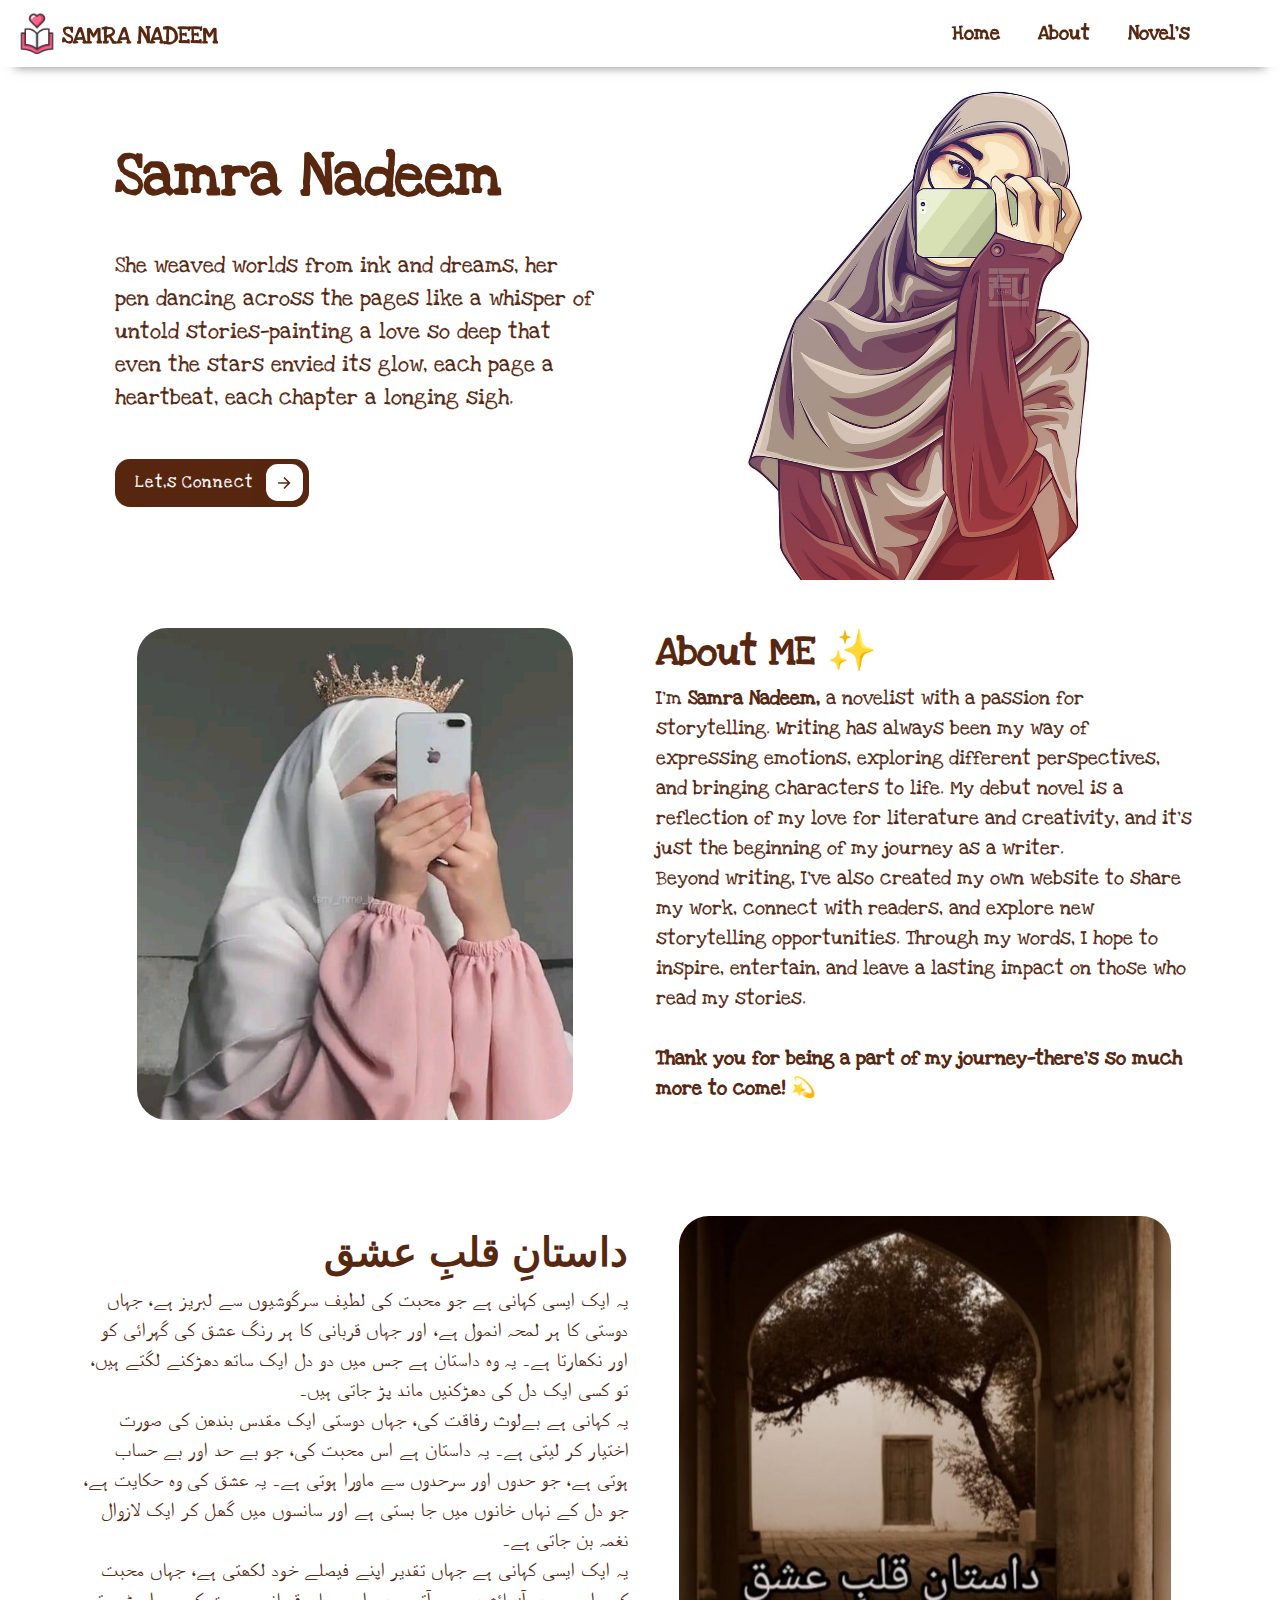
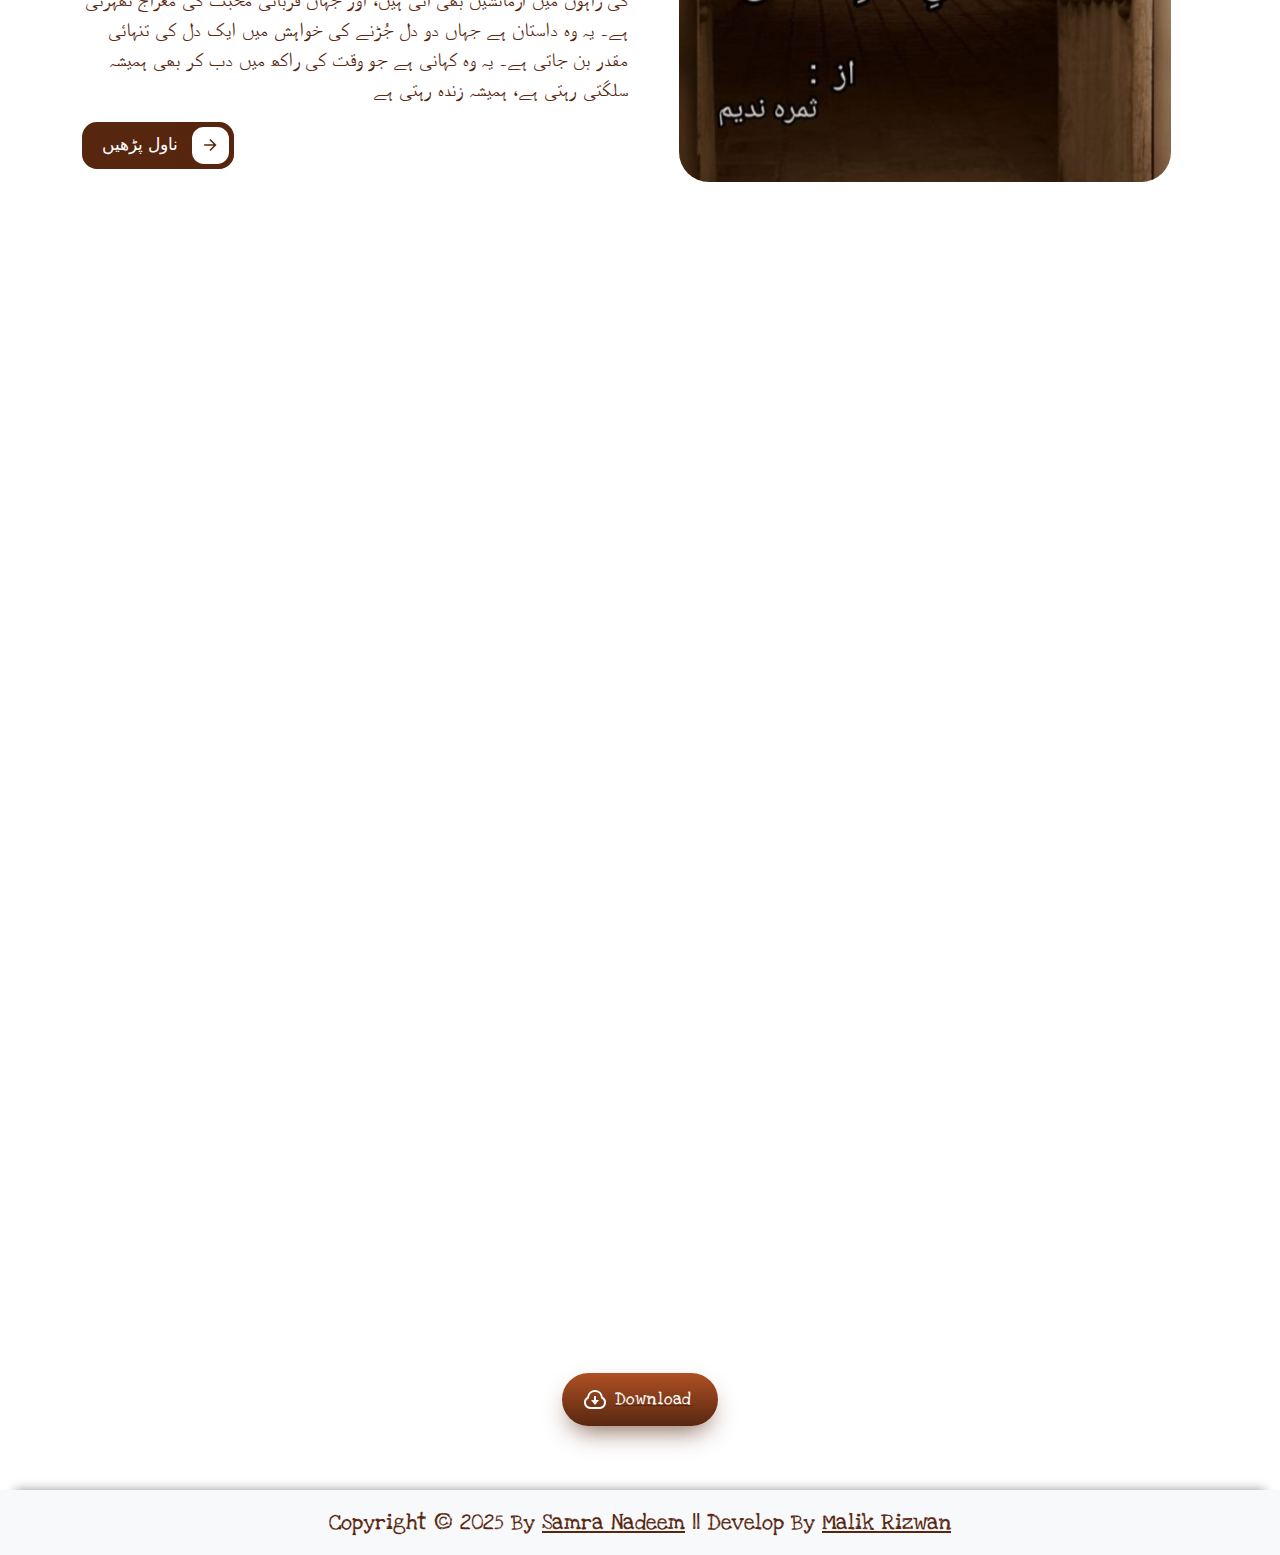
<file: index.html>
<!DOCTYPE html>
<html lang="en">

<head>
  <meta charset="UTF-8">
  <meta name="viewport" content="width=device-width, initial-scale=1.0">
  <title>Samra Nadeem</title>
  <link rel="icon" type="image/x-icon" href="/img/book_5792288.png">
  <link href="https://cdn.jsdelivr.net/npm/bootstrap@5.3.3/dist/css/bootstrap.min.css" rel="stylesheet"
    integrity="sha384-QWTKZyjpPEjISv5WaRU9OFeRpok6YctnYmDr5pNlyT2bRjXh0JMhjY6hW+ALEwIH" crossorigin="anonymous">
  <script src="https://cdn.jsdelivr.net/npm/bootstrap@5.3.3/dist/js/bootstrap.bundle.min.js"
    integrity="sha384-YvpcrYf0tY3lHB60NNkmXc5s9fDVZLESaAA55NDzOxhy9GkcIdslK1eN7N6jIeHz"
    crossorigin="anonymous"></script>

  <link rel="stylesheet" href="style.css">
  <link rel="preconnect" href="https://fonts.googleapis.com">
  <link rel="preconnect" href="https://fonts.gstatic.com" crossorigin>
  <link
    href="https://fonts.googleapis.com/css2?family=David+Libre:wght@400;500;700&family=Inter:ital,opsz,wght@0,14..32,100..900;1,14..32,100..900&family=Love+Ya+Like+A+Sister&family=Plus+Jakarta+Sans:ital,wght@0,200..800;1,200..800&display=swap"
    rel="stylesheet">
</head>


<body>
  <nav class="navbar navbar-expand-md sticky-top">
    <div class="container-fluid">
      <a class="navbar-brand d-flex align-items-end" href="#">
        <img src="img/book_5792288.png" width="50px" alt=""> SAMRA NADEEM
      </a>
      <button class="navbar-toggler" type="button" data-bs-toggle="collapse" data-bs-target="#navbarNavAltMarkup"
        aria-controls="navbarNavAltMarkup" aria-expanded="false" aria-label="Toggle navigation">
        <span class="navbar-toggler-icon"></span>
      </button>
      <div class="collapse navbar-collapse justify-content-end pe-5" id="navbarNavAltMarkup">
        <div class="navbar-nav">
          <a class="nav-link active" aria-current="page" href="#hero">Home</a>
          <a class="nav-link" href="#about">About</a>
          <a class="nav-link" href="#novels">Novel's</a>
        </div>
      </div>
    </div>
  </nav>
  <section class="container-fluid container-lg hero" id="hero">
    <div class="">
      <div class="row d-flex flex-column-reverse flex-md-row">
        <div class="col-12 col-md-6 hero-data">
          <h2>
            Samra Nadeem
          </h2>
          <p>
            She weaved worlds from ink and dreams, her pen dancing across the pages like a whisper of untold
            stories—painting a love so deep that even the stars envied its glow, each page a heartbeat, each chapter a
            longing sigh.
          </p>
          <a href="https://www.instagram.com/samranadeem_official?igsh=d202dnN3azFuOWMz">
            <button class="cssbuttons-io-button">
              Let,s Connect
              <div class="icon">
                <svg height="24" width="24" viewBox="0 0 24 24" xmlns="http://www.w3.org/2000/svg">
                  <path d="M0 0h24v24H0z" fill="none"></path>
                  <path d="M16.172 11l-5.364-5.364 1.414-1.414L20 12l-7.778 7.778-1.414-1.414L16.172 13H4v-2z"
                    fill="currentColor"></path>
                </svg>
              </div>
            </button>
          </a>
        </div>
        <div class="col-12 col-md-6 text-center">
          <img src="img/hero sec2.jpg" width="80%" alt="">
        </div>
      </div>
    </div>
  </section>

  <div class="about container-fluid container-lg py-3 py-md-5" id="about">
    <div class="row">
      <div class="col-12 col-md-6 text-center">
        <img src="img/about.jpeg" alt="">
      </div>
      <div class="col-12 col-md-6 d-flex flex-column justify-content-center px-3">
        <h3>
          About ME &#10024;
        </h3>
        <p>I'm <b> Samra Nadeem,</b> a novelist with a passion for storytelling. Writing has always been my way of
          expressing
          emotions, exploring different perspectives, and bringing characters to life. My debut novel is a reflection of
          my love for literature and creativity, and it's just the beginning of my journey as a writer.
          <br>
          Beyond writing, I’ve also created my own website to share my work, connect with readers, and explore new
          storytelling opportunities. Through my words, I hope to inspire, entertain, and leave a lasting impact on
          those who read my stories.
          <br>
          <br>
          <b>
            Thank you for being a part of my journey—there’s so much more to come! 💫</b>
        </p>
      </div>
    </div>
  </div>
  <div class="container-fluid container-lg py-3 py-md-5 novels" id="novels">
    <div class="novel">
      <div class="row d-flex flex-column-reverse flex-md-row">
        <div class="col-12 col-md-6 text-end d-flex flex-column justify-content-center ">
          <h3>داستانِ قلبِ عشق</h3>
          <p>

            یہ ایک ایسی کہانی ہے جو محبت کی لطیف سرگوشیوں سے لبریز ہے، جہاں دوستی کا ہر لمحہ انمول ہے، اور جہاں قربانی
            کا ہر رنگ عشق کی گہرائی کو اور نکھارتا ہے۔ یہ وہ داستان ہے جس میں دو دل ایک ساتھ دھڑکنے لگتے ہیں، تو کسی ایک
            دل کی دھڑکنیں ماند پڑ جاتی ہیں۔
            <br>
            یہ کہانی ہے بےلوث رفاقت کی، جہاں دوستی ایک مقدس بندھن کی صورت اختیار کر لیتی ہے۔ یہ داستان ہے اس محبت کی، جو
            بے حد اور بے حساب ہوتی ہے، جو حدوں اور سرحدوں سے ماورا ہوتی ہے۔ یہ عشق کی وہ حکایت ہے، جو دل کے نہاں خانوں
            میں جا بستی ہے اور سانسوں میں گھل کر ایک لازوال نغمہ بن جاتی ہے۔
            <br>
            یہ ایک ایسی کہانی ہے جہاں تقدیر اپنے فیصلے خود لکھتی ہے، جہاں محبت کی راہوں میں آزمائشیں بھی آتی ہیں، اور
            جہاں قربانی محبت کی معراج ٹھہرتی ہے۔ یہ وہ داستان ہے جہاں دو دل جُڑنے کی خواہش میں ایک دل کی تنہائی مقدر بن
            جاتی ہے۔ یہ وہ کہانی ہے جو وقت کی راکھ میں دب کر بھی ہمیشہ سلگتی رہتی ہے، ہمیشہ زندہ رہتی ہے
          </p>
          <a href="#novel1" class="">
            <button class="cssbuttons-io-button">
              <div class="icon">
                <svg height="24" width="24" viewBox="0 0 24 24" xmlns="http://www.w3.org/2000/svg">
                  <path d="M0 0h24v24H0z" fill="none"></path>
                  <path d="M16.172 11l-5.364-5.364 1.414-1.414L20 12l-7.778 7.778-1.414-1.414L16.172 13H4v-2z"
                    fill="currentColor"></path>
                </svg>
              </div>
              ناول پڑھیں
            </button>
          </a>
        </div>
        <div class="col-12 col-md-6  text-center">
          <img src="/img/novel1.jpg" alt="">
        </div>

      </div>
    </div>
  </div>


  <section class="container-fluid container-lg novel1 text-center pb-5 " id="novel1" >
    <iframe class="pdf"
        src="https://drive.google.com/file/d/1pfkQuyem9XzbPC809JdVNKX9_Ne6E4vK/preview"
      >
</iframe>

    <!-- From Uiverse.io by adamgiebl -->
    <a href="img/داستانِ قلبِ عشق.pdf">
      <button class="cssbuttons-io-button2 my-3">
        <svg xmlns="http://www.w3.org/2000/svg" viewBox="0 0 24 24" width="24" height="24">
          <path fill="none" d="M0 0h24v24H0z"></path>
          <path fill="currentColor"
            d="M1 14.5a6.496 6.496 0 0 1 3.064-5.519 8.001 8.001 0 0 1 15.872 0 6.5 6.5 0 0 1-2.936 12L7 21c-3.356-.274-6-3.078-6-6.5zm15.848 4.487a4.5 4.5 0 0 0 2.03-8.309l-.807-.503-.12-.942a6.001 6.001 0 0 0-11.903 0l-.12.942-.805.503a4.5 4.5 0 0 0 2.029 8.309l.173.013h9.35l.173-.013zM13 12h3l-4 5-4-5h3V8h2v4z">
          </path>
        </svg>
        <span>Download</span>
      </button>
    </a>
  </section>

  <footer class="bg-body-tertiary text-center py-3">
      Copyright &#169; 2025 By <a href="https://www.instagram.com/samranadeem_official?igsh=d202dnN3azFuOWMz">Samra Nadeem</a> || Develop By <a href="https://malik-rizwan0.github.io/Portfolio-Website/">Malik Rizwan</a>
  </footer>
</body>

</html>
</file>
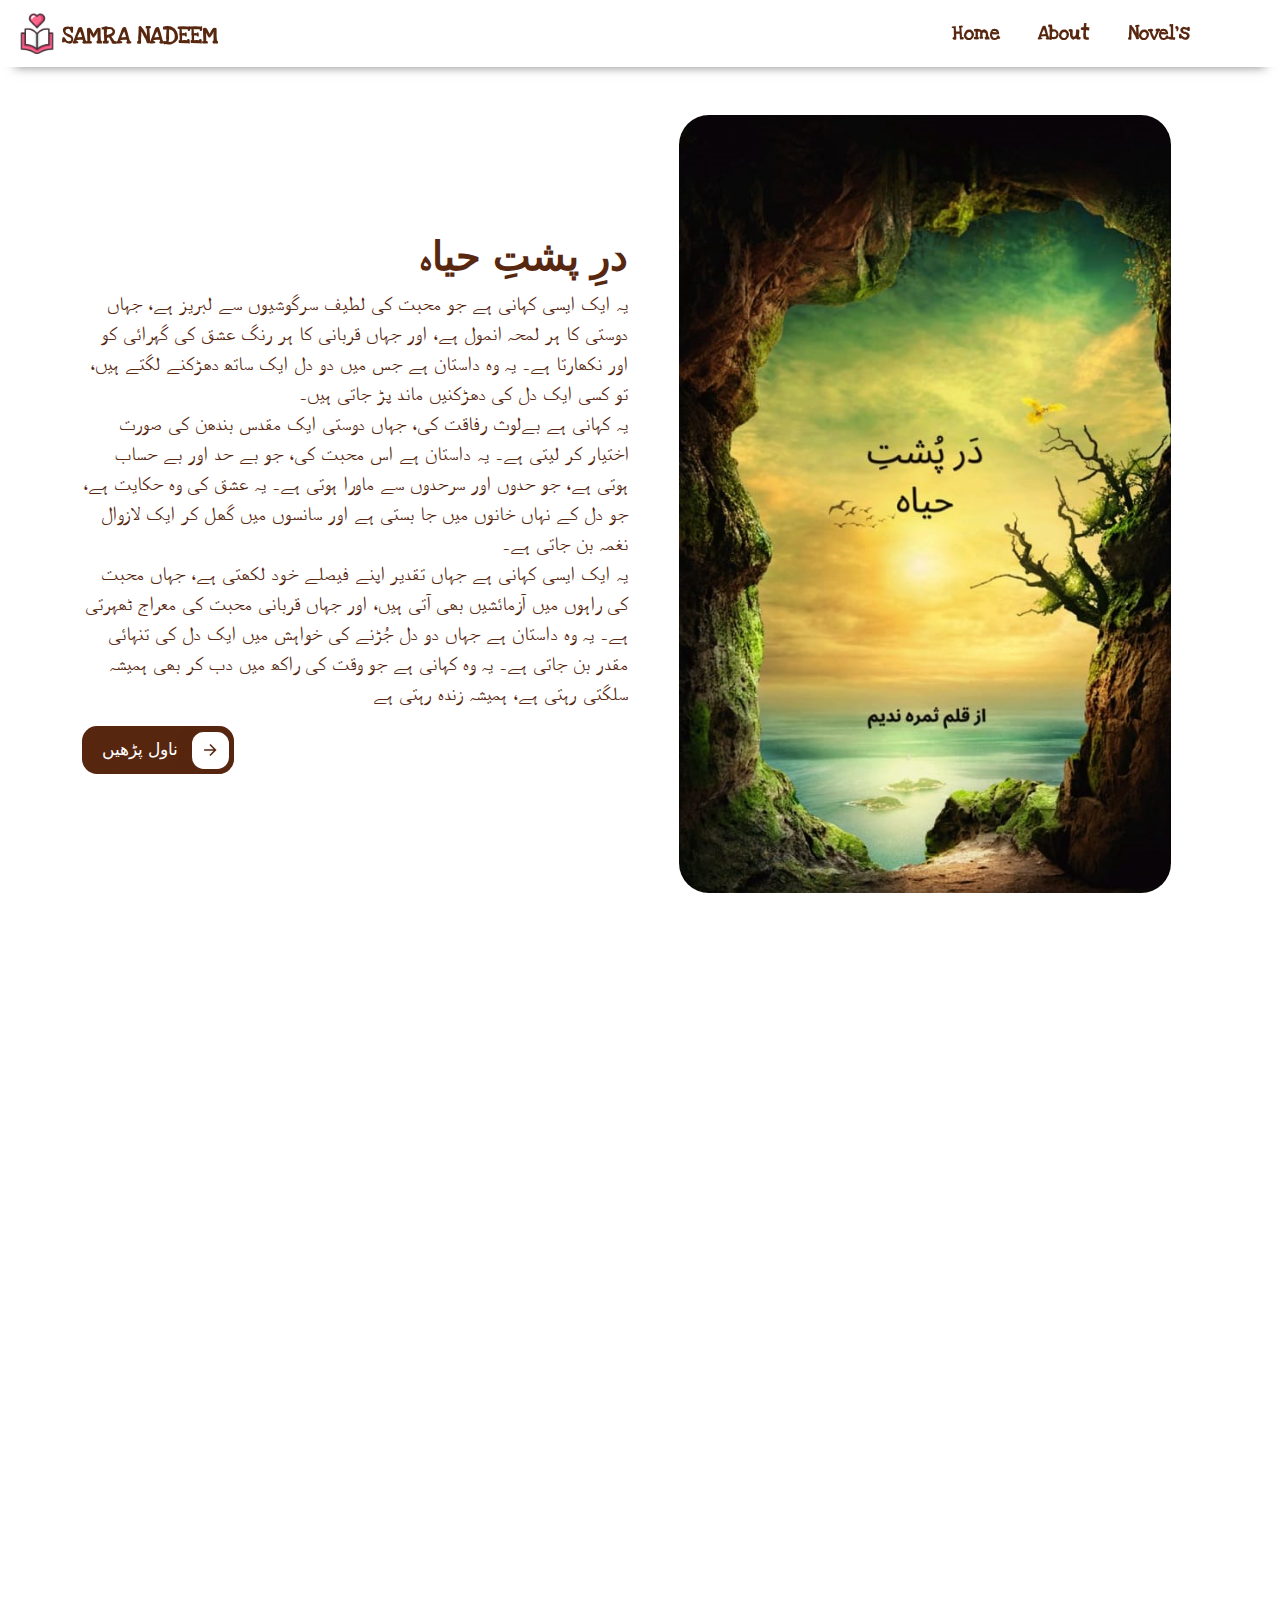
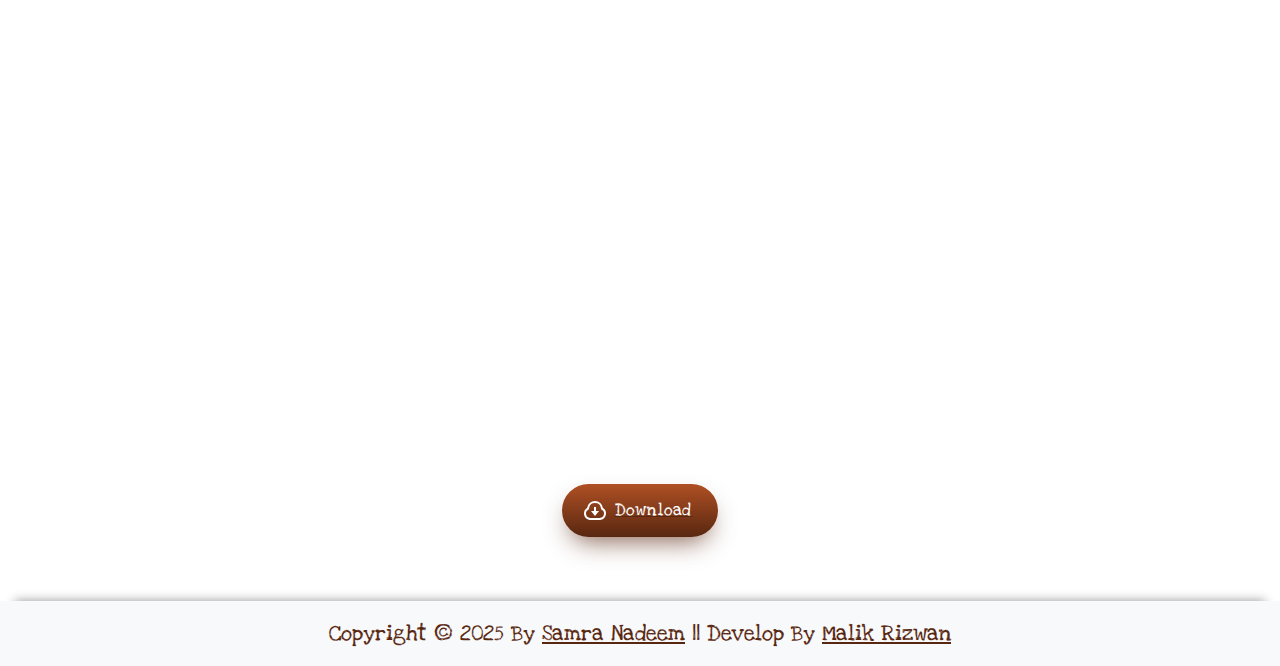
<file: Dar-e-Pusht.html>
<!DOCTYPE html>
<html lang="en">

<head>
  <meta charset="UTF-8">
  <meta name="viewport" content="width=device-width, initial-scale=1.0">
  <title>Samra Nadeem</title>
  <link rel="icon" type="image/x-icon" href="/img/book_5792288.png">
  <link href="https://cdn.jsdelivr.net/npm/bootstrap@5.3.3/dist/css/bootstrap.min.css" rel="stylesheet"
    integrity="sha384-QWTKZyjpPEjISv5WaRU9OFeRpok6YctnYmDr5pNlyT2bRjXh0JMhjY6hW+ALEwIH" crossorigin="anonymous">
  <script src="https://cdn.jsdelivr.net/npm/bootstrap@5.3.3/dist/js/bootstrap.bundle.min.js"
    integrity="sha384-YvpcrYf0tY3lHB60NNkmXc5s9fDVZLESaAA55NDzOxhy9GkcIdslK1eN7N6jIeHz"
    crossorigin="anonymous"></script>

  <link rel="stylesheet" href="style.css">
  <link rel="preconnect" href="https://fonts.googleapis.com">
  <link rel="preconnect" href="https://fonts.gstatic.com" crossorigin>
  <link
    href="https://fonts.googleapis.com/css2?family=David+Libre:wght@400;500;700&family=Inter:ital,opsz,wght@0,14..32,100..900;1,14..32,100..900&family=Love+Ya+Like+A+Sister&family=Plus+Jakarta+Sans:ital,wght@0,200..800;1,200..800&display=swap"
    rel="stylesheet">
</head>

<body>
  <nav class="navbar navbar-expand-md sticky-top">
    <div class="container-fluid">
      <a class="navbar-brand d-flex align-items-end" href="#">
        <img src="img/book_5792288.png" width="50px" alt=""> SAMRA NADEEM
      </a>
      <button class="navbar-toggler" type="button" data-bs-toggle="collapse" data-bs-target="#navbarNavAltMarkup"
        aria-controls="navbarNavAltMarkup" aria-expanded="false" aria-label="Toggle navigation">
        <span class="navbar-toggler-icon"></span>
      </button>
      <div class="collapse navbar-collapse justify-content-end pe-5" id="navbarNavAltMarkup">
        <div class="navbar-nav">
          <a class="nav-link active" aria-current="page" href="#hero">Home</a>
          <a class="nav-link" href="#about">About</a>
          <a class="nav-link" href="#novels">Novel's</a>
        </div>
      </div>
    </div>
  </nav>
  <div class="container-fluid container-lg py-3 py-md-5 novels" id="novels">
    <div class="novel">
      <div class="row d-flex flex-column-reverse flex-md-row">
        <div class="col-12 col-md-6 text-end d-flex flex-column justify-content-center ">
          <h3>درِ پشتِ حیاہ</h3>
          <p>

            یہ ایک ایسی کہانی ہے جو محبت کی لطیف سرگوشیوں سے لبریز ہے، جہاں دوستی کا ہر لمحہ انمول ہے، اور جہاں قربانی
            کا ہر رنگ عشق کی گہرائی کو اور نکھارتا ہے۔ یہ وہ داستان ہے جس میں دو دل ایک ساتھ دھڑکنے لگتے ہیں، تو کسی ایک
            دل کی دھڑکنیں ماند پڑ جاتی ہیں۔
            <br>
            یہ کہانی ہے بےلوث رفاقت کی، جہاں دوستی ایک مقدس بندھن کی صورت اختیار کر لیتی ہے۔ یہ داستان ہے اس محبت کی، جو
            بے حد اور بے حساب ہوتی ہے، جو حدوں اور سرحدوں سے ماورا ہوتی ہے۔ یہ عشق کی وہ حکایت ہے، جو دل کے نہاں خانوں
            میں جا بستی ہے اور سانسوں میں گھل کر ایک لازوال نغمہ بن جاتی ہے۔
            <br>
            یہ ایک ایسی کہانی ہے جہاں تقدیر اپنے فیصلے خود لکھتی ہے، جہاں محبت کی راہوں میں آزمائشیں بھی آتی ہیں، اور
            جہاں قربانی محبت کی معراج ٹھہرتی ہے۔ یہ وہ داستان ہے جہاں دو دل جُڑنے کی خواہش میں ایک دل کی تنہائی مقدر بن
            جاتی ہے۔ یہ وہ کہانی ہے جو وقت کی راکھ میں دب کر بھی ہمیشہ سلگتی رہتی ہے، ہمیشہ زندہ رہتی ہے
          </p>
          <a href="#novel1" class="">
            <button class="cssbuttons-io-button">
              <div class="icon">
                <svg height="24" width="24" viewBox="0 0 24 24" xmlns="http://www.w3.org/2000/svg">
                  <path d="M0 0h24v24H0z" fill="none"></path>
                  <path d="M16.172 11l-5.364-5.364 1.414-1.414L20 12l-7.778 7.778-1.414-1.414L16.172 13H4v-2z"
                    fill="currentColor"></path>
                </svg>
              </div>
              ناول پڑھیں
            </button>
          </a>
        </div>
        <div class="col-12 col-md-6  text-center">
          <img src="img/dar-push haya.jpg" alt="">
        </div>

      </div>
    </div>
  </div>


  <section class="container-fluid container-lg novel1 text-center pb-5 " id="novel1">
    <iframe class="pdf" src="/img/Dar pusht e haya .pdf#toolbar=0&navpanes=0&scrollbar=0">
    </iframe>

    <a href="img/Dar pusht e haya .pdf">
      <button class="cssbuttons-io-button2 my-3">
        <svg xmlns="http://www.w3.org/2000/svg" viewBox="0 0 24 24" width="24" height="24">
          <path fill="none" d="M0 0h24v24H0z"></path>
          <path fill="currentColor"
            d="M1 14.5a6.496 6.496 0 0 1 3.064-5.519 8.001 8.001 0 0 1 15.872 0 6.5 6.5 0 0 1-2.936 12L7 21c-3.356-.274-6-3.078-6-6.5zm15.848 4.487a4.5 4.5 0 0 0 2.03-8.309l-.807-.503-.12-.942a6.001 6.001 0 0 0-11.903 0l-.12.942-.805.503a4.5 4.5 0 0 0 2.029 8.309l.173.013h9.35l.173-.013zM13 12h3l-4 5-4-5h3V8h2v4z">
          </path>
        </svg>
        <span>Download</span>
      </button>
    </a>
  </section>
  <footer class="bg-body-tertiary text-center py-3">
    Copyright &#169; 2025 By <a href="https://www.instagram.com/samranadeem_official?igsh=d202dnN3azFuOWMz">Samra
      Nadeem</a> || Develop By <a href="https://malik-rizwan0.github.io/Portfolio-Website/">Malik Rizwan</a>
  </footer>
</body>

</html>
</file>
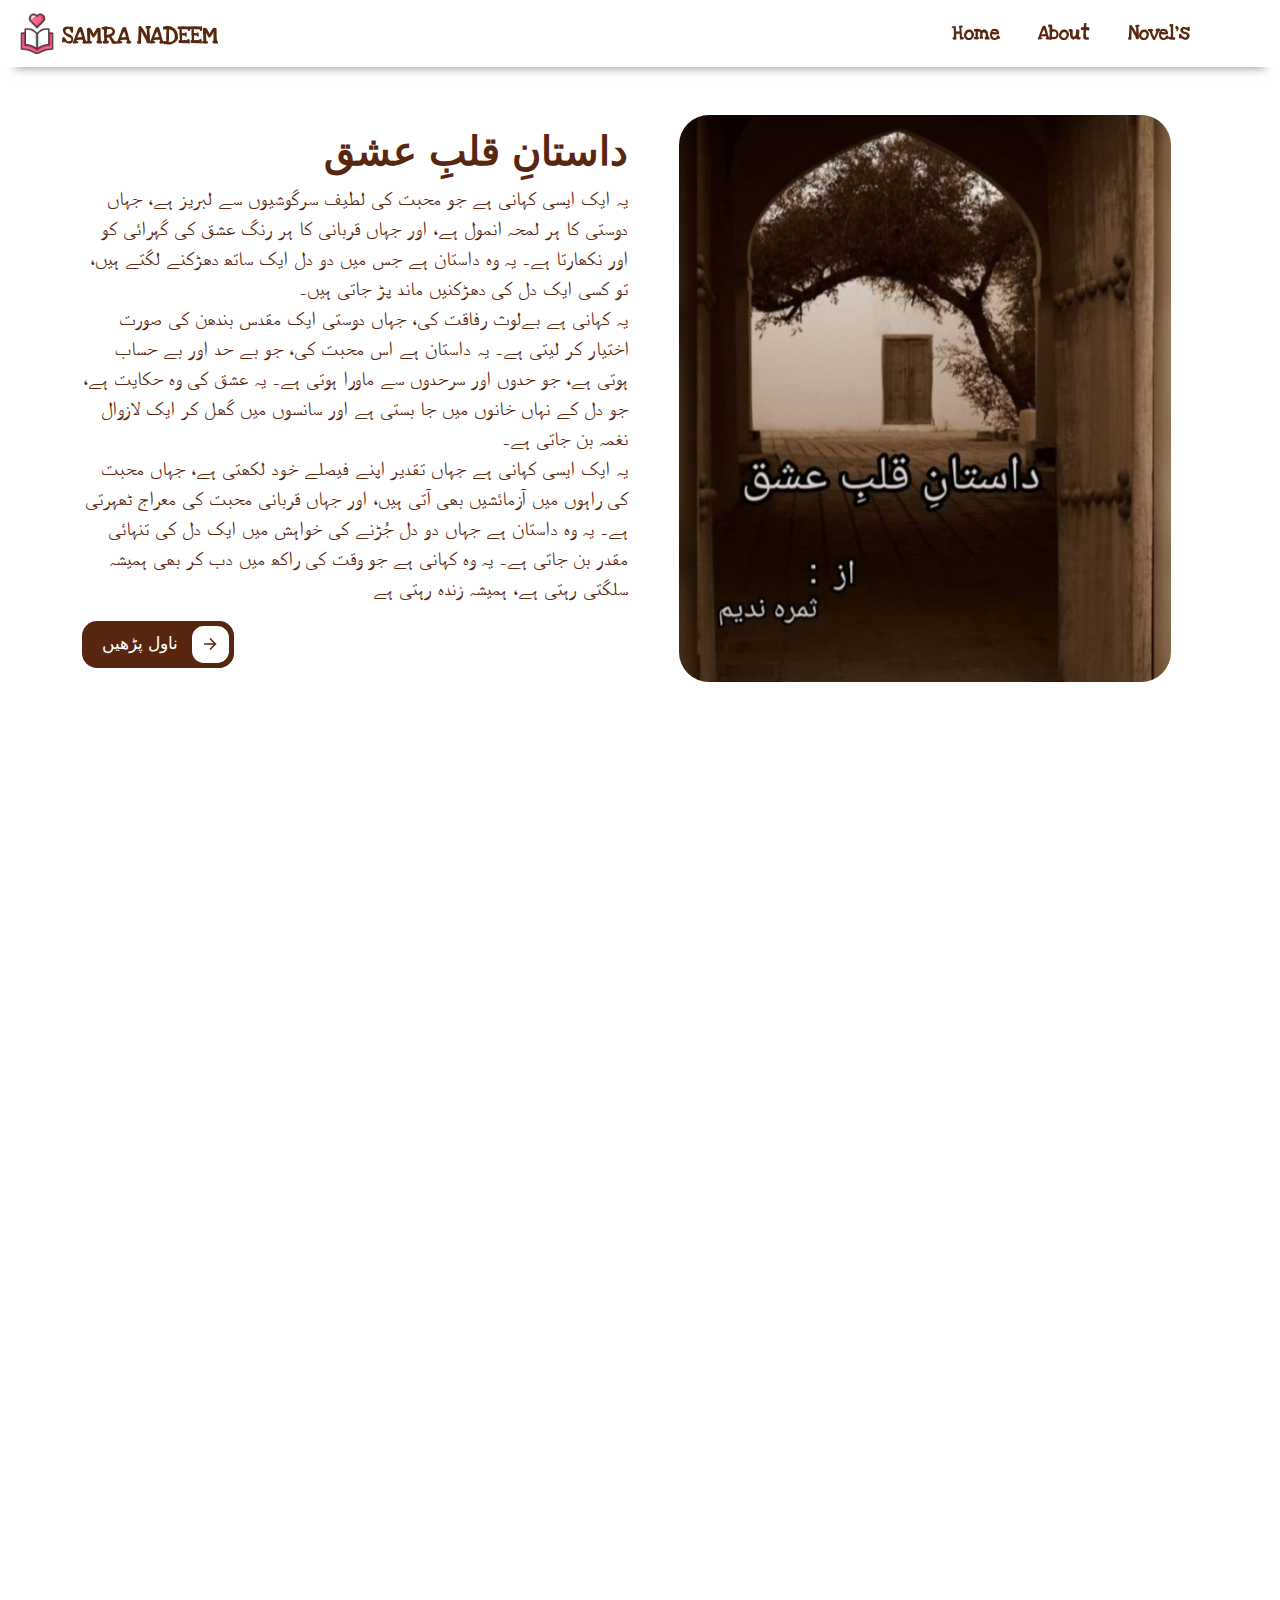
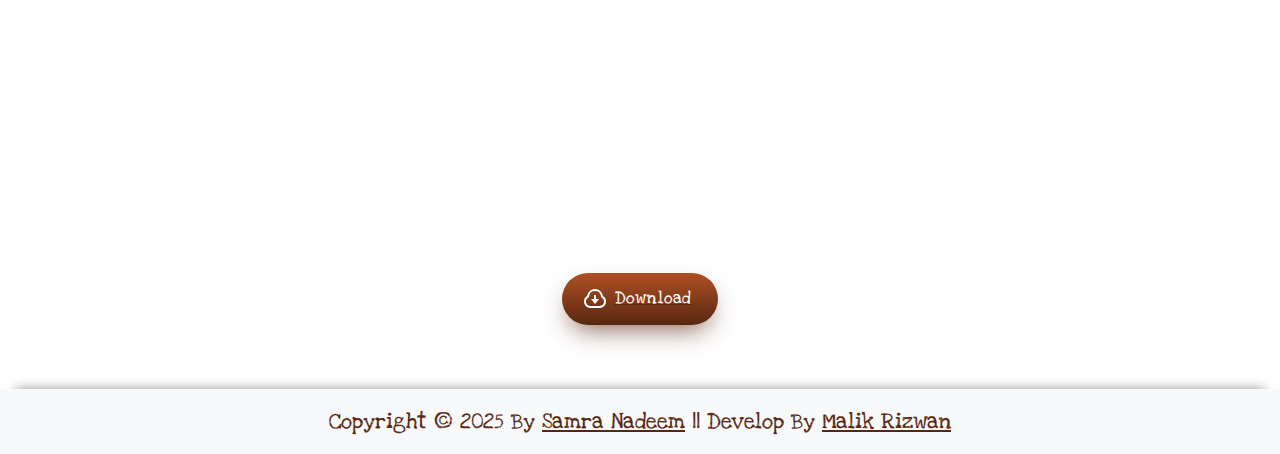
<file: Dastan-e_Ishq.html>
<!DOCTYPE html>
<html lang="en">

<head>
  <meta charset="UTF-8">
  <meta name="viewport" content="width=device-width, initial-scale=1.0">
  <title>Samra Nadeem</title>
  <link rel="icon" type="image/x-icon" href="/img/book_5792288.png">
  <link href="https://cdn.jsdelivr.net/npm/bootstrap@5.3.3/dist/css/bootstrap.min.css" rel="stylesheet"
    integrity="sha384-QWTKZyjpPEjISv5WaRU9OFeRpok6YctnYmDr5pNlyT2bRjXh0JMhjY6hW+ALEwIH" crossorigin="anonymous">
  <script src="https://cdn.jsdelivr.net/npm/bootstrap@5.3.3/dist/js/bootstrap.bundle.min.js"
    integrity="sha384-YvpcrYf0tY3lHB60NNkmXc5s9fDVZLESaAA55NDzOxhy9GkcIdslK1eN7N6jIeHz"
    crossorigin="anonymous"></script>

  <link rel="stylesheet" href="style.css">
  <link rel="preconnect" href="https://fonts.googleapis.com">
  <link rel="preconnect" href="https://fonts.gstatic.com" crossorigin>
  <link
    href="https://fonts.googleapis.com/css2?family=David+Libre:wght@400;500;700&family=Inter:ital,opsz,wght@0,14..32,100..900;1,14..32,100..900&family=Love+Ya+Like+A+Sister&family=Plus+Jakarta+Sans:ital,wght@0,200..800;1,200..800&display=swap"
    rel="stylesheet">
</head>

<body>
  <nav class="navbar navbar-expand-md sticky-top">
    <div class="container-fluid">
      <a class="navbar-brand d-flex align-items-end" href="#">
        <img src="img/book_5792288.png" width="50px" alt=""> SAMRA NADEEM
      </a>
      <button class="navbar-toggler" type="button" data-bs-toggle="collapse" data-bs-target="#navbarNavAltMarkup"
        aria-controls="navbarNavAltMarkup" aria-expanded="false" aria-label="Toggle navigation">
        <span class="navbar-toggler-icon"></span>
      </button>
      <div class="collapse navbar-collapse justify-content-end pe-5" id="navbarNavAltMarkup">
        <div class="navbar-nav">
          <a class="nav-link active" aria-current="page" href="#hero">Home</a>
          <a class="nav-link" href="#about">About</a>
          <a class="nav-link" href="#novels">Novel's</a>
        </div>
      </div>
    </div>
  </nav>
  <div class="container-fluid container-lg py-3 py-md-5 novels" id="novels">
    <div class="novel">
      <div class="row d-flex flex-column-reverse flex-md-row">
        <div class="col-12 col-md-6 text-end d-flex flex-column justify-content-center ">
          <h3>داستانِ قلبِ عشق</h3>
          <p>

            یہ ایک ایسی کہانی ہے جو محبت کی لطیف سرگوشیوں سے لبریز ہے، جہاں دوستی کا ہر لمحہ انمول ہے، اور جہاں قربانی
            کا ہر رنگ عشق کی گہرائی کو اور نکھارتا ہے۔ یہ وہ داستان ہے جس میں دو دل ایک ساتھ دھڑکنے لگتے ہیں، تو کسی ایک
            دل کی دھڑکنیں ماند پڑ جاتی ہیں۔
            <br>
            یہ کہانی ہے بےلوث رفاقت کی، جہاں دوستی ایک مقدس بندھن کی صورت اختیار کر لیتی ہے۔ یہ داستان ہے اس محبت کی، جو
            بے حد اور بے حساب ہوتی ہے، جو حدوں اور سرحدوں سے ماورا ہوتی ہے۔ یہ عشق کی وہ حکایت ہے، جو دل کے نہاں خانوں
            میں جا بستی ہے اور سانسوں میں گھل کر ایک لازوال نغمہ بن جاتی ہے۔
            <br>
            یہ ایک ایسی کہانی ہے جہاں تقدیر اپنے فیصلے خود لکھتی ہے، جہاں محبت کی راہوں میں آزمائشیں بھی آتی ہیں، اور
            جہاں قربانی محبت کی معراج ٹھہرتی ہے۔ یہ وہ داستان ہے جہاں دو دل جُڑنے کی خواہش میں ایک دل کی تنہائی مقدر بن
            جاتی ہے۔ یہ وہ کہانی ہے جو وقت کی راکھ میں دب کر بھی ہمیشہ سلگتی رہتی ہے، ہمیشہ زندہ رہتی ہے
          </p>
          <a href="#novel1" class="">
            <button class="cssbuttons-io-button">
              <div class="icon">
                <svg height="24" width="24" viewBox="0 0 24 24" xmlns="http://www.w3.org/2000/svg">
                  <path d="M0 0h24v24H0z" fill="none"></path>
                  <path d="M16.172 11l-5.364-5.364 1.414-1.414L20 12l-7.778 7.778-1.414-1.414L16.172 13H4v-2z"
                    fill="currentColor"></path>
                </svg>
              </div>
              ناول پڑھیں
            </button>
          </a>
        </div>
        <div class="col-12 col-md-6  text-center">
          <img src="img/novel1.jpg" alt="">
        </div>

      </div>
    </div>
  </div>


  <section class="container-fluid container-lg novel1 text-center pb-5 " id="novel1">
    <iframe class="pdf" src="https://drive.google.com/file/d/1pfkQuyem9XzbPC809JdVNKX9_Ne6E4vK/preview">
    </iframe>

    <a href="img/novel1.pdf">
      <button class="cssbuttons-io-button2 my-3">
        <svg xmlns="http://www.w3.org/2000/svg" viewBox="0 0 24 24" width="24" height="24">
          <path fill="none" d="M0 0h24v24H0z"></path>
          <path fill="currentColor"
            d="M1 14.5a6.496 6.496 0 0 1 3.064-5.519 8.001 8.001 0 0 1 15.872 0 6.5 6.5 0 0 1-2.936 12L7 21c-3.356-.274-6-3.078-6-6.5zm15.848 4.487a4.5 4.5 0 0 0 2.03-8.309l-.807-.503-.12-.942a6.001 6.001 0 0 0-11.903 0l-.12.942-.805.503a4.5 4.5 0 0 0 2.029 8.309l.173.013h9.35l.173-.013zM13 12h3l-4 5-4-5h3V8h2v4z">
          </path>
        </svg>
        <span>Download</span>
      </button>
    </a>
  </section>
  <footer class="bg-body-tertiary text-center py-3">
    Copyright &#169; 2025 By <a href="https://www.instagram.com/samranadeem_official?igsh=d202dnN3azFuOWMz">Samra
      Nadeem</a> || Develop By <a href="https://malik-rizwan0.github.io/Portfolio-Website/">Malik Rizwan</a>
  </footer>

</body>

</html>
</file>
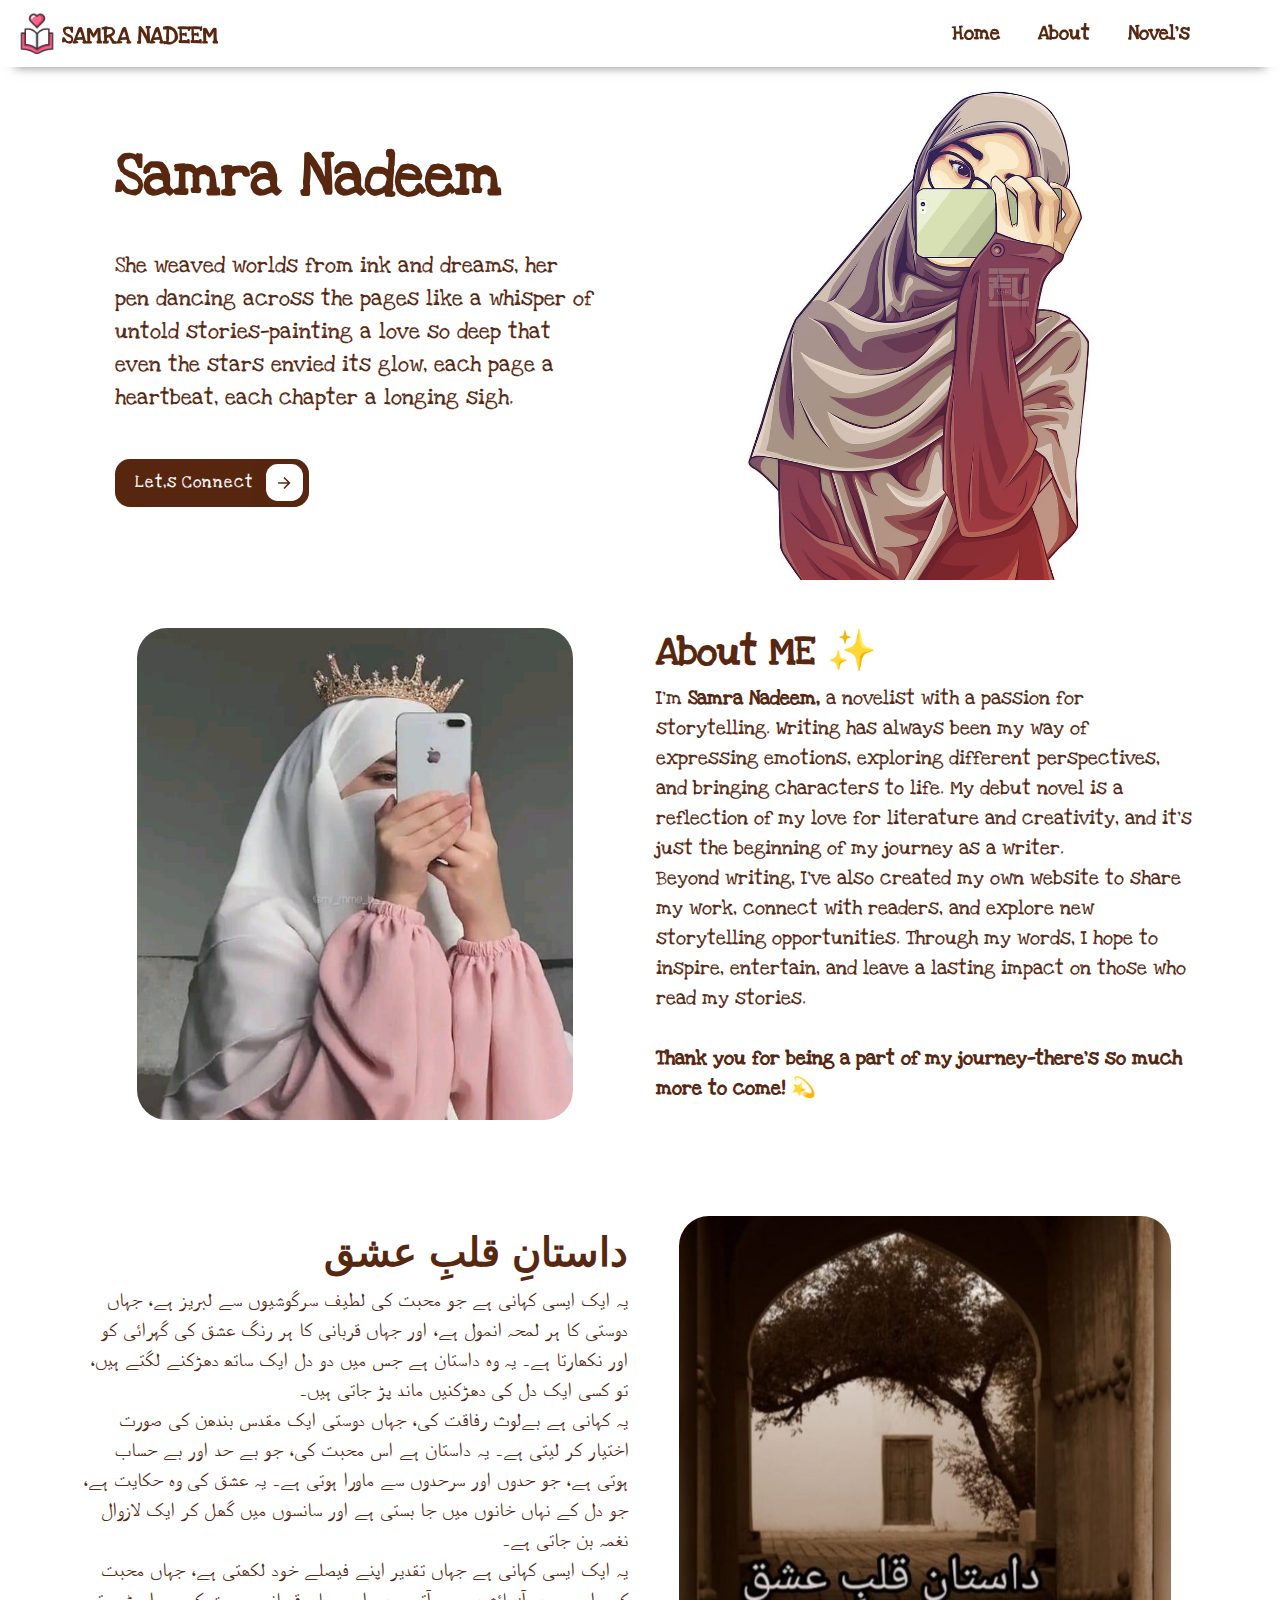
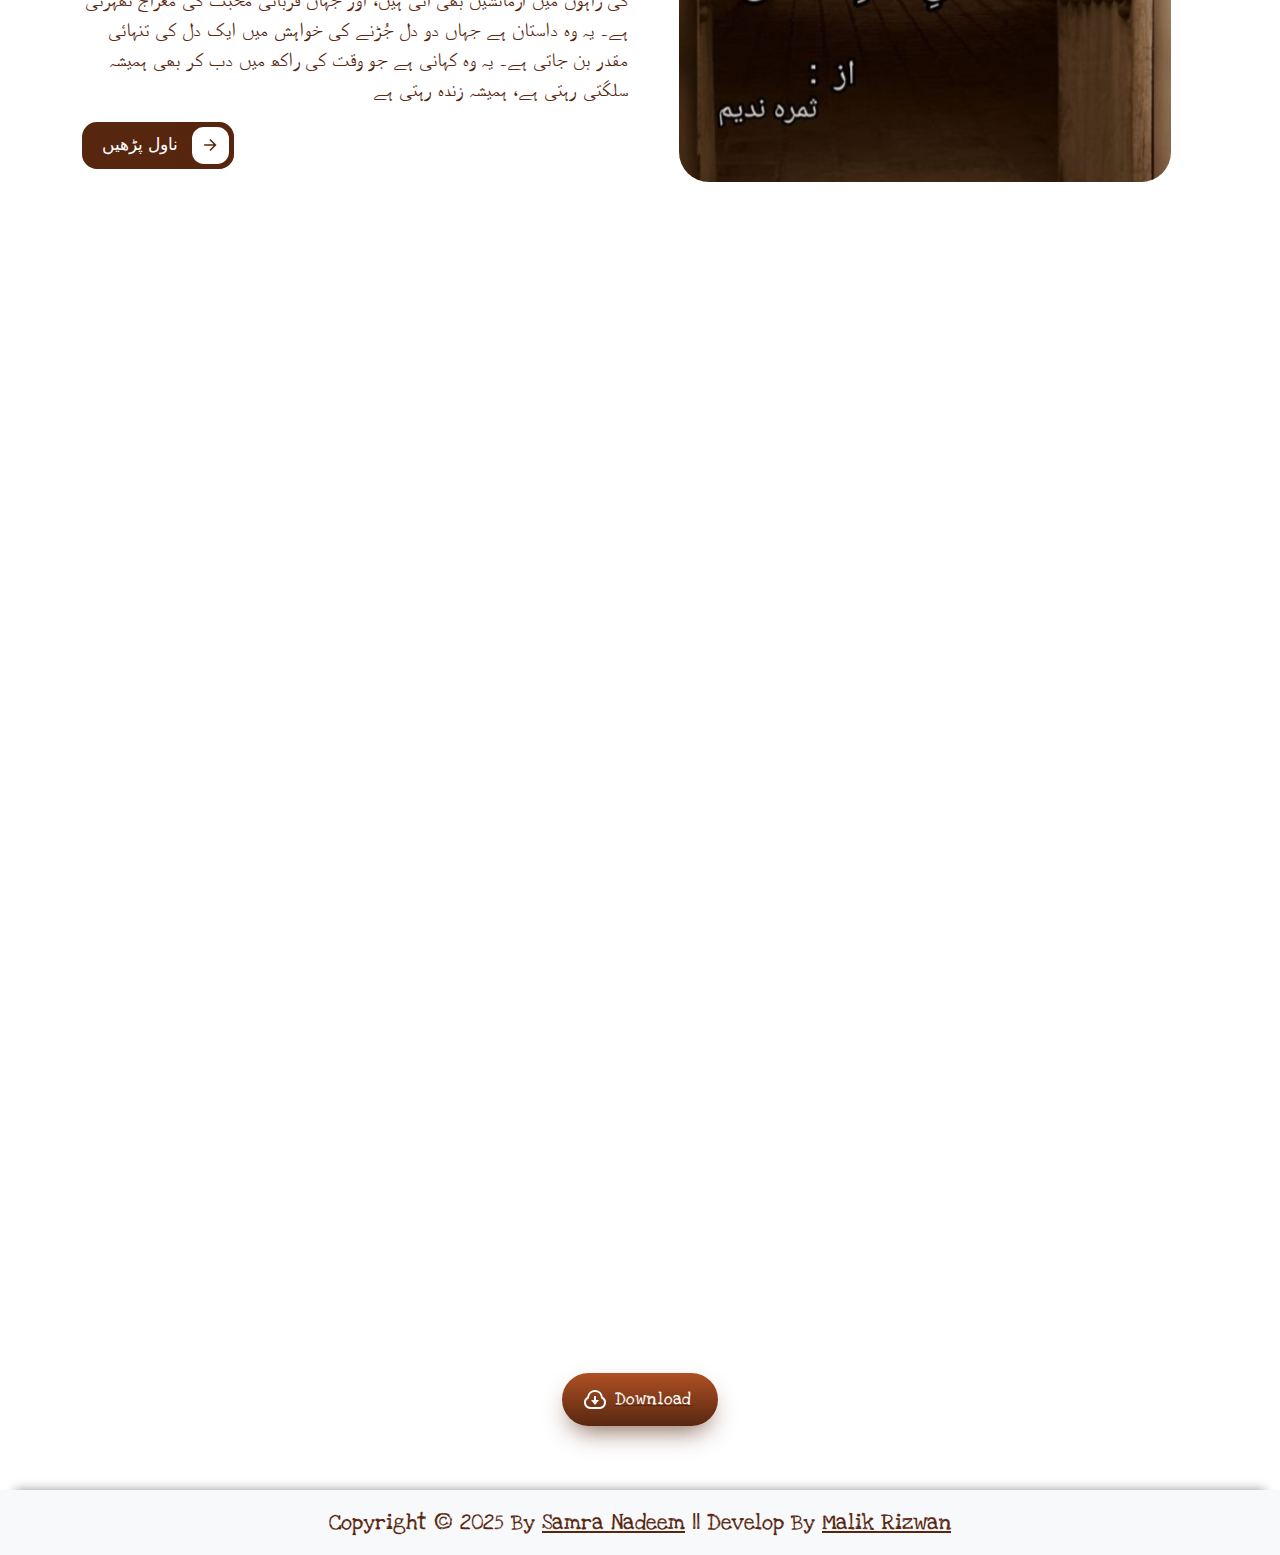
<file: oldindex.html>
<!DOCTYPE html>
<html lang="en">

<head>
  <meta charset="UTF-8">
  <meta name="viewport" content="width=device-width, initial-scale=1.0">
  <title>Samra Nadeem</title>
  <link rel="icon" type="image/x-icon" href="/img/book_5792288.png">
  <link href="https://cdn.jsdelivr.net/npm/bootstrap@5.3.3/dist/css/bootstrap.min.css" rel="stylesheet"
    integrity="sha384-QWTKZyjpPEjISv5WaRU9OFeRpok6YctnYmDr5pNlyT2bRjXh0JMhjY6hW+ALEwIH" crossorigin="anonymous">
  <script src="https://cdn.jsdelivr.net/npm/bootstrap@5.3.3/dist/js/bootstrap.bundle.min.js"
    integrity="sha384-YvpcrYf0tY3lHB60NNkmXc5s9fDVZLESaAA55NDzOxhy9GkcIdslK1eN7N6jIeHz"
    crossorigin="anonymous"></script>

  <link rel="stylesheet" href="style.css">
  <link rel="preconnect" href="https://fonts.googleapis.com">
  <link rel="preconnect" href="https://fonts.gstatic.com" crossorigin>
  <link
    href="https://fonts.googleapis.com/css2?family=David+Libre:wght@400;500;700&family=Inter:ital,opsz,wght@0,14..32,100..900;1,14..32,100..900&family=Love+Ya+Like+A+Sister&family=Plus+Jakarta+Sans:ital,wght@0,200..800;1,200..800&display=swap"
    rel="stylesheet">
</head>


<body>
  <nav class="navbar navbar-expand-md sticky-top">
    <div class="container-fluid">
      <a class="navbar-brand d-flex align-items-end" href="#">
        <img src="img/book_5792288.png" width="50px" alt=""> SAMRA NADEEM
      </a>
      <button class="navbar-toggler" type="button" data-bs-toggle="collapse" data-bs-target="#navbarNavAltMarkup"
        aria-controls="navbarNavAltMarkup" aria-expanded="false" aria-label="Toggle navigation">
        <span class="navbar-toggler-icon"></span>
      </button>
      <div class="collapse navbar-collapse justify-content-end pe-5" id="navbarNavAltMarkup">
        <div class="navbar-nav">
          <a class="nav-link active" aria-current="page" href="#hero">Home</a>
          <a class="nav-link" href="#about">About</a>
          <a class="nav-link" href="#novels">Novel's</a>
        </div>
      </div>
    </div>
  </nav>
  <section class="container-fluid container-lg hero" id="hero">
    <div class="">
      <div class="row d-flex flex-column-reverse flex-md-row">
        <div class="col-12 col-md-6 hero-data">
          <h2>
            Samra Nadeem
          </h2>
          <p>
            She weaved worlds from ink and dreams, her pen dancing across the pages like a whisper of untold
            stories—painting a love so deep that even the stars envied its glow, each page a heartbeat, each chapter a
            longing sigh.
          </p>
          <a href="https://www.instagram.com/samranadeem_official?igsh=d202dnN3azFuOWMz">
            <button class="cssbuttons-io-button">
              Let,s Connect
              <div class="icon">
                <svg height="24" width="24" viewBox="0 0 24 24" xmlns="http://www.w3.org/2000/svg">
                  <path d="M0 0h24v24H0z" fill="none"></path>
                  <path d="M16.172 11l-5.364-5.364 1.414-1.414L20 12l-7.778 7.778-1.414-1.414L16.172 13H4v-2z"
                    fill="currentColor"></path>
                </svg>
              </div>
            </button>
          </a>
        </div>
        <div class="col-12 col-md-6 text-center">
          <img src="img/hero sec2.jpg" width="80%" alt="">
        </div>
      </div>
    </div>
  </section>

  <div class="about container-fluid container-lg py-3 py-md-5" id="about">
    <div class="row">
      <div class="col-12 col-md-6 text-center">
        <img src="img/about.jpeg" alt="">
      </div>
      <div class="col-12 col-md-6 d-flex flex-column justify-content-center px-3">
        <h3>
          About ME &#10024;
        </h3>
        <p>I'm <b> Samra Nadeem,</b> a novelist with a passion for storytelling. Writing has always been my way of
          expressing
          emotions, exploring different perspectives, and bringing characters to life. My debut novel is a reflection of
          my love for literature and creativity, and it's just the beginning of my journey as a writer.
          <br>
          Beyond writing, I’ve also created my own website to share my work, connect with readers, and explore new
          storytelling opportunities. Through my words, I hope to inspire, entertain, and leave a lasting impact on
          those who read my stories.
          <br>
          <br>
          <b>
            Thank you for being a part of my journey—there’s so much more to come! 💫</b>
        </p>
      </div>
    </div>
  </div>
  <div class="container-fluid container-lg py-3 py-md-5 novels" id="novels">
    <div class="novel">
      <div class="row d-flex flex-column-reverse flex-md-row">
        <div class="col-12 col-md-6 text-end d-flex flex-column justify-content-center ">
          <h3>داستانِ قلبِ عشق</h3>
          <p>

            یہ ایک ایسی کہانی ہے جو محبت کی لطیف سرگوشیوں سے لبریز ہے، جہاں دوستی کا ہر لمحہ انمول ہے، اور جہاں قربانی
            کا ہر رنگ عشق کی گہرائی کو اور نکھارتا ہے۔ یہ وہ داستان ہے جس میں دو دل ایک ساتھ دھڑکنے لگتے ہیں، تو کسی ایک
            دل کی دھڑکنیں ماند پڑ جاتی ہیں۔
            <br>
            یہ کہانی ہے بےلوث رفاقت کی، جہاں دوستی ایک مقدس بندھن کی صورت اختیار کر لیتی ہے۔ یہ داستان ہے اس محبت کی، جو
            بے حد اور بے حساب ہوتی ہے، جو حدوں اور سرحدوں سے ماورا ہوتی ہے۔ یہ عشق کی وہ حکایت ہے، جو دل کے نہاں خانوں
            میں جا بستی ہے اور سانسوں میں گھل کر ایک لازوال نغمہ بن جاتی ہے۔
            <br>
            یہ ایک ایسی کہانی ہے جہاں تقدیر اپنے فیصلے خود لکھتی ہے، جہاں محبت کی راہوں میں آزمائشیں بھی آتی ہیں، اور
            جہاں قربانی محبت کی معراج ٹھہرتی ہے۔ یہ وہ داستان ہے جہاں دو دل جُڑنے کی خواہش میں ایک دل کی تنہائی مقدر بن
            جاتی ہے۔ یہ وہ کہانی ہے جو وقت کی راکھ میں دب کر بھی ہمیشہ سلگتی رہتی ہے، ہمیشہ زندہ رہتی ہے
          </p>
          <a href="#novel1" class="">
            <button class="cssbuttons-io-button">
              <div class="icon">
                <svg height="24" width="24" viewBox="0 0 24 24" xmlns="http://www.w3.org/2000/svg">
                  <path d="M0 0h24v24H0z" fill="none"></path>
                  <path d="M16.172 11l-5.364-5.364 1.414-1.414L20 12l-7.778 7.778-1.414-1.414L16.172 13H4v-2z"
                    fill="currentColor"></path>
                </svg>
              </div>
              ناول پڑھیں
            </button>
          </a>
        </div>
        <div class="col-12 col-md-6  text-center">
          <img src="img/novel1.jpg" alt="">
        </div>

      </div>
    </div>
  </div>


  <section class="container-fluid container-lg novel1 text-center pb-5 " id="novel1" >
    <iframe class="pdf"
        src="https://drive.google.com/file/d/1pfkQuyem9XzbPC809JdVNKX9_Ne6E4vK/preview"
      >
</iframe>

    <a href="img/novel1.pdf">
      <button class="cssbuttons-io-button2 my-3">
        <svg xmlns="http://www.w3.org/2000/svg" viewBox="0 0 24 24" width="24" height="24">
          <path fill="none" d="M0 0h24v24H0z"></path>
          <path fill="currentColor"
            d="M1 14.5a6.496 6.496 0 0 1 3.064-5.519 8.001 8.001 0 0 1 15.872 0 6.5 6.5 0 0 1-2.936 12L7 21c-3.356-.274-6-3.078-6-6.5zm15.848 4.487a4.5 4.5 0 0 0 2.03-8.309l-.807-.503-.12-.942a6.001 6.001 0 0 0-11.903 0l-.12.942-.805.503a4.5 4.5 0 0 0 2.029 8.309l.173.013h9.35l.173-.013zM13 12h3l-4 5-4-5h3V8h2v4z">
          </path>
        </svg>
        <span>Download</span>
      </button>
    </a>
  </section>

  <footer class="bg-body-tertiary text-center py-3">
      Copyright &#169; 2025 By <a href="https://www.instagram.com/samranadeem_official?igsh=d202dnN3azFuOWMz">Samra Nadeem</a> || Develop By <a href="https://malik-rizwan0.github.io/Portfolio-Website/">Malik Rizwan</a>
  </footer>
</body>

</html>
</file>
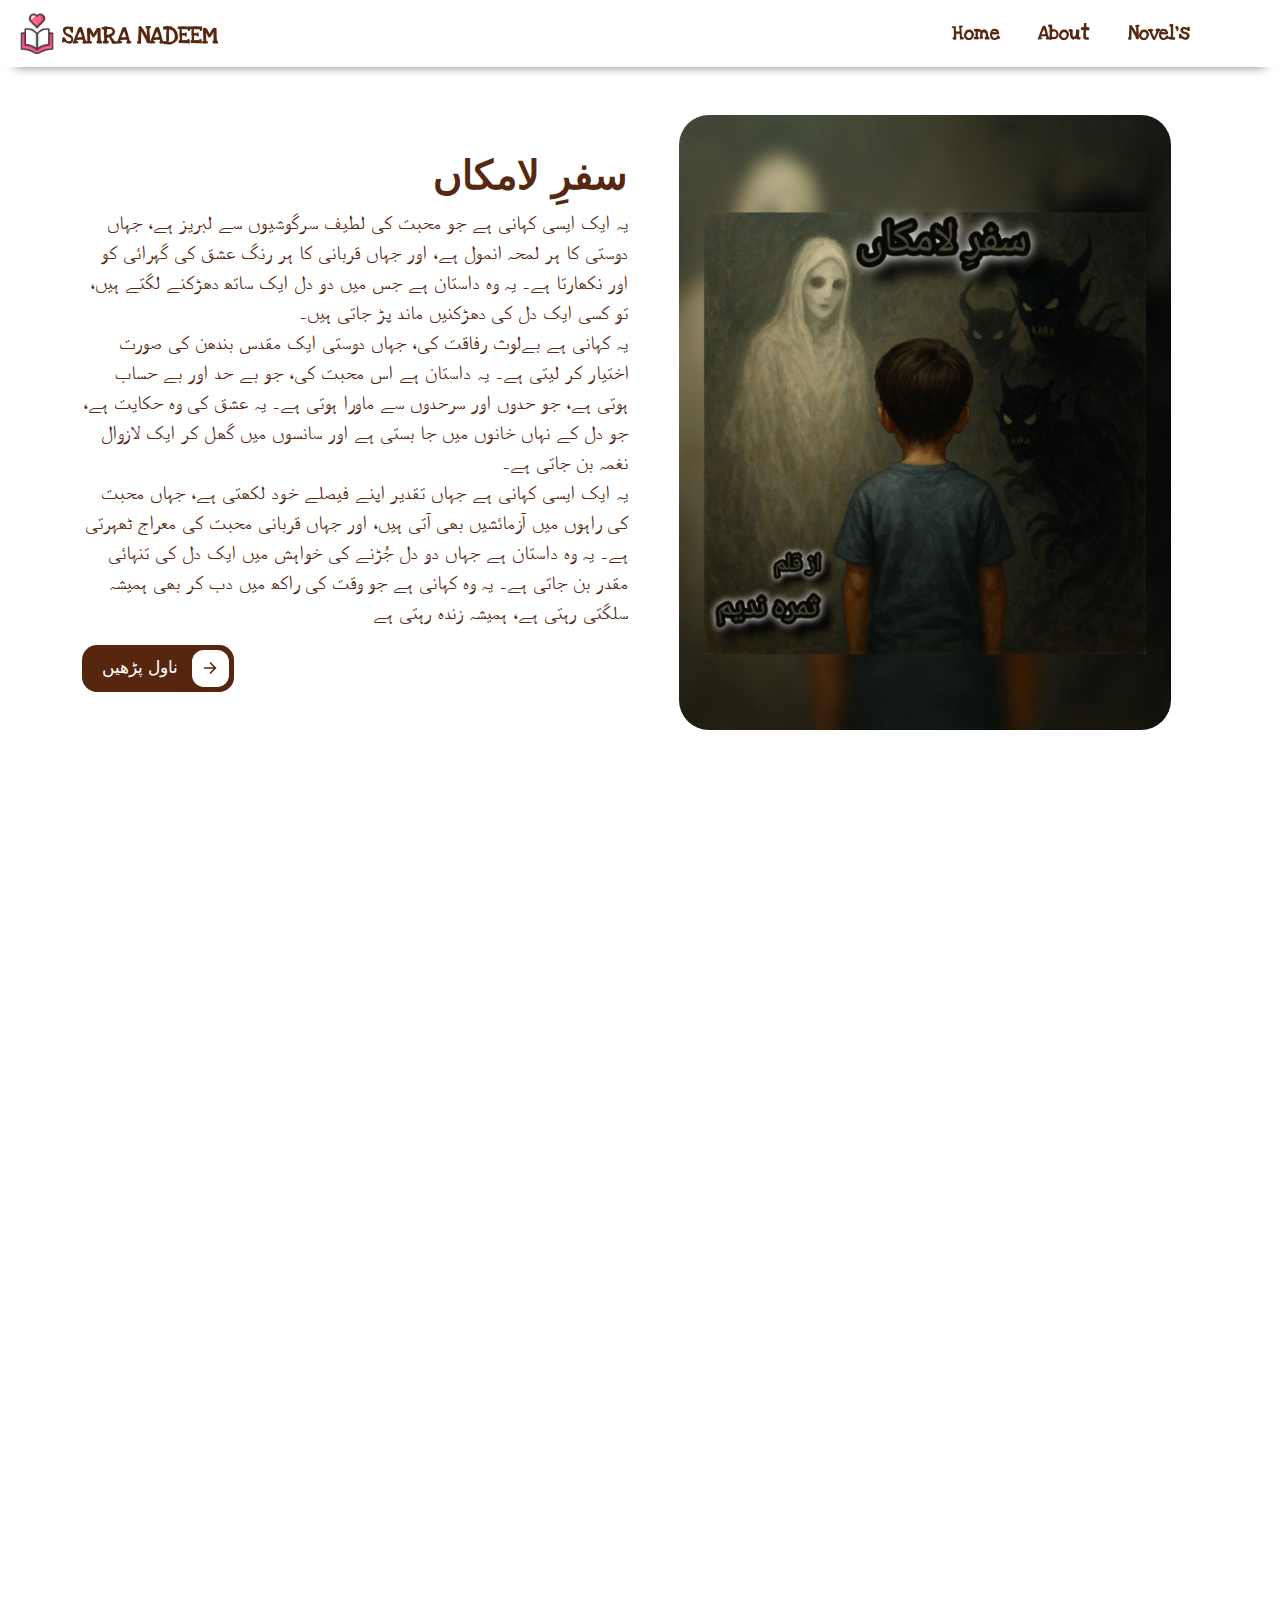
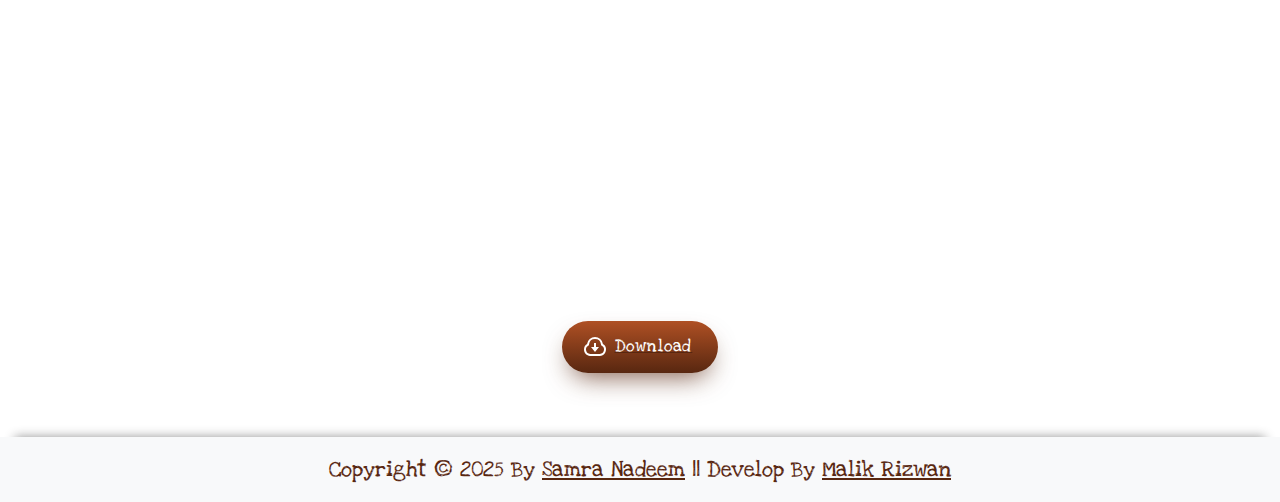
<file: Safar-e-lamahak.html>
<!DOCTYPE html>
<html lang="en">

<head>
    <meta charset="UTF-8">
    <meta name="viewport" content="width=device-width, initial-scale=1.0">
    <title>Samra Nadeem</title>
    <link rel="icon" type="image/x-icon" href="/img/book_5792288.png">
    <link href="https://cdn.jsdelivr.net/npm/bootstrap@5.3.3/dist/css/bootstrap.min.css" rel="stylesheet"
        integrity="sha384-QWTKZyjpPEjISv5WaRU9OFeRpok6YctnYmDr5pNlyT2bRjXh0JMhjY6hW+ALEwIH" crossorigin="anonymous">
    <script src="https://cdn.jsdelivr.net/npm/bootstrap@5.3.3/dist/js/bootstrap.bundle.min.js"
        integrity="sha384-YvpcrYf0tY3lHB60NNkmXc5s9fDVZLESaAA55NDzOxhy9GkcIdslK1eN7N6jIeHz"
        crossorigin="anonymous"></script>

    <link rel="stylesheet" href="style.css">
    <link rel="preconnect" href="https://fonts.googleapis.com">
    <link rel="preconnect" href="https://fonts.gstatic.com" crossorigin>
    <link
        href="https://fonts.googleapis.com/css2?family=David+Libre:wght@400;500;700&family=Inter:ital,opsz,wght@0,14..32,100..900;1,14..32,100..900&family=Love+Ya+Like+A+Sister&family=Plus+Jakarta+Sans:ital,wght@0,200..800;1,200..800&display=swap"
        rel="stylesheet">
</head>

<body>
    <nav class="navbar navbar-expand-md sticky-top">
        <div class="container-fluid">
            <a class="navbar-brand d-flex align-items-end" href="#">
                <img src="img/book_5792288.png" width="50px" alt=""> SAMRA NADEEM
            </a>
            <button class="navbar-toggler" type="button" data-bs-toggle="collapse" data-bs-target="#navbarNavAltMarkup"
                aria-controls="navbarNavAltMarkup" aria-expanded="false" aria-label="Toggle navigation">
                <span class="navbar-toggler-icon"></span>
            </button>
            <div class="collapse navbar-collapse justify-content-end pe-5" id="navbarNavAltMarkup">
                <div class="navbar-nav">
                    <a class="nav-link active" aria-current="page" href="#hero">Home</a>
                    <a class="nav-link" href="#about">About</a>
                    <a class="nav-link" href="#novels">Novel's</a>
                </div>
            </div>
        </div>
    </nav>
    <div class="container-fluid container-lg py-3 py-md-5 novels" id="novels">
        <div class="novel">
            <div class="row d-flex flex-column-reverse flex-md-row">
                <div class="col-12 col-md-6 text-end d-flex flex-column justify-content-center ">
                    <h3>سفرِ لامکاں</h3>
                    <p>

                        یہ ایک ایسی کہانی ہے جو محبت کی لطیف سرگوشیوں سے لبریز ہے، جہاں دوستی کا ہر لمحہ انمول ہے، اور
                        جہاں قربانی
                        کا ہر رنگ عشق کی گہرائی کو اور نکھارتا ہے۔ یہ وہ داستان ہے جس میں دو دل ایک ساتھ دھڑکنے لگتے
                        ہیں، تو کسی ایک
                        دل کی دھڑکنیں ماند پڑ جاتی ہیں۔
                        <br>
                        یہ کہانی ہے بےلوث رفاقت کی، جہاں دوستی ایک مقدس بندھن کی صورت اختیار کر لیتی ہے۔ یہ داستان ہے اس
                        محبت کی، جو
                        بے حد اور بے حساب ہوتی ہے، جو حدوں اور سرحدوں سے ماورا ہوتی ہے۔ یہ عشق کی وہ حکایت ہے، جو دل کے
                        نہاں خانوں
                        میں جا بستی ہے اور سانسوں میں گھل کر ایک لازوال نغمہ بن جاتی ہے۔
                        <br>
                        یہ ایک ایسی کہانی ہے جہاں تقدیر اپنے فیصلے خود لکھتی ہے، جہاں محبت کی راہوں میں آزمائشیں بھی آتی
                        ہیں، اور
                        جہاں قربانی محبت کی معراج ٹھہرتی ہے۔ یہ وہ داستان ہے جہاں دو دل جُڑنے کی خواہش میں ایک دل کی
                        تنہائی مقدر بن
                        جاتی ہے۔ یہ وہ کہانی ہے جو وقت کی راکھ میں دب کر بھی ہمیشہ سلگتی رہتی ہے، ہمیشہ زندہ رہتی ہے
                    </p>
                    <a href="#novel1" class="">
                        <button class="cssbuttons-io-button">
                            <div class="icon">
                                <svg height="24" width="24" viewBox="0 0 24 24" xmlns="http://www.w3.org/2000/svg">
                                    <path d="M0 0h24v24H0z" fill="none"></path>
                                    <path
                                        d="M16.172 11l-5.364-5.364 1.414-1.414L20 12l-7.778 7.778-1.414-1.414L16.172 13H4v-2z"
                                        fill="currentColor"></path>
                                </svg>
                            </div>
                            ناول پڑھیں
                        </button>
                    </a>
                </div>
                <div class="col-12 col-md-6  text-center">
                    <img src="img/Safar-e-La-Makan.jpg" alt="">
                </div>

            </div>
        </div>
    </div>


    <section class="container-fluid container-lg novel1 text-center pb-5 " id="novel1">
        <iframe class="pdf" src="/img/سفرِ لامکاں از قلم ثمرہ ندیم.pdf">
        </iframe>

        <a href="img/سفرِ لامکاں از قلم ثمرہ ندیم.pdf">
            <button class="cssbuttons-io-button2 my-3">
                <svg xmlns="http://www.w3.org/2000/svg" viewBox="0 0 24 24" width="24" height="24">
                    <path fill="none" d="M0 0h24v24H0z"></path>
                    <path fill="currentColor"
                        d="M1 14.5a6.496 6.496 0 0 1 3.064-5.519 8.001 8.001 0 0 1 15.872 0 6.5 6.5 0 0 1-2.936 12L7 21c-3.356-.274-6-3.078-6-6.5zm15.848 4.487a4.5 4.5 0 0 0 2.03-8.309l-.807-.503-.12-.942a6.001 6.001 0 0 0-11.903 0l-.12.942-.805.503a4.5 4.5 0 0 0 2.029 8.309l.173.013h9.35l.173-.013zM13 12h3l-4 5-4-5h3V8h2v4z">
                    </path>
                </svg>
                <span>Download</span>
            </button>
        </a>
    </section>
    <footer class="bg-body-tertiary text-center py-3">
        Copyright &#169; 2025 By <a href="https://www.instagram.com/samranadeem_official?igsh=d202dnN3azFuOWMz">Samra
            Nadeem</a> || Develop By <a href="https://malik-rizwan0.github.io/Portfolio-Website/">Malik Rizwan</a>
    </footer>
</body>

</html>
</file>
<file: style.css>
* {
  padding: 0;
  margin: 0;
  font-family: "Love Ya Like A Sister", cursive;
  color: #582710 !important;
}

.navbar {
  background-color: #fff;
  box-shadow: 0px 15px 10px -15px #11111185;
}

.navbar-brand {
  font-size: 24px;
  font-weight: 700;

}

.nav-link {
  font-size: 20px;
  font-weight: 600;
  padding-right: 30px !important;
}

.nav-link:hover {
  color: #af5024 !important;
  transform: scale(1.2);
}

.hero .hero-data {
  display: flex;
  flex-direction: column;
  justify-content: space-evenly;
  padding: min(100px, 45px);
}

.hero .hero-data h2 {
  font-size: 60px;
  font-weight: 700;
}

.hero .hero-data p {
  font-size: 22px;
}

.hero img {
  object-fit: contain;
}


/* Hero button  */
/* From Uiverse.io by adamgiebl */
.cssbuttons-io-button {
  background: #582710;
  color: white !important;
  font-family: inherit;
  padding: 0.35em;
  padding-left: 1.2em;
  font-size: 17px;
  font-weight: 500;
  border-radius: 0.9em;
  border: none;
  letter-spacing: 0.05em;
  display: flex;
  align-items: center;
  box-shadow: inset 0 0 1.6em -0.6em #582710;
  overflow: hidden;
  position: relative;
  height: 2.8em;
  padding-right: 3.3em;
  cursor: pointer;
}

.cssbuttons-io-button .icon {
  background: white;
  margin-left: 1em;
  position: absolute;
  display: flex;
  align-items: center;
  justify-content: center;
  height: 2.2em;
  width: 2.2em;
  border-radius: 0.7em;
  box-shadow: 0.1em 0.1em 0.6em 0.2em #582710;
  right: 0.3em;
  transition: all 0.3s;
}

.cssbuttons-io-button:hover .icon {
  width: calc(100% - 0.6em);
}

.cssbuttons-io-button .icon svg {
  width: 1.1em;
  transition: transform 0.3s;
  color: #582710;
}

.cssbuttons-io-button:hover .icon svg {
  transform: translateX(0.1em);
}

.cssbuttons-io-button:active .icon {
  transform: scale(0.95);
}


/* ABOUT SECTION  */
.about img {
  border-radius: 30px;
  width: 80%;
  height: 100%;
  object-fit: cover;
}

h3 {
  font-size: 40px;
  font-weight: 600;
}

p {
  font-size: 20px;
  font-weight: 500;
}

/* novel SECTION  */
.novel img {
  border-radius: 30px;
  min-width: 450px;
  max-width: 90%;
  height: 100%;
  object-fit: cover;
}

.novel1 iframe {
  width: 100%;
  max-width: 800px;
  /* height: 90dvh; */
  zoom: 1;
  aspect-ratio: 5/7 !important; 
}

/* From Uiverse.io by adamgiebl */
.cssbuttons-io-button2 {
  display: flex;
  align-items: center;
  font-family: inherit;
  cursor: pointer;
  font-weight: 500;
  font-size: 17px;
  padding: 0.8em 1.5em 0.8em 1.2em;
  color: white !important;
  background: #582710;
  background: linear-gradient(0deg,
      #582710 0%,
      #af5024 100%);
  border: none;
  box-shadow: 0 0.7em 1.5em -0.5em #582710be;
  letter-spacing: 0.05em;
  border-radius: 20em;
  color: #fff !important;
  margin: auto;
}

.cssbuttons-io-button2 span {
  color: #fff !important;
}

.cssbuttons-io-button2 svg {
  margin-right: 8px;
  color: #fff !important;
}

.cssbuttons-io-button2 path {
  color: #fff !important;

}

.cssbuttons-io-button2:hover {
  box-shadow: 0 0.5em 1.5em -0.5em #582710be;
}

.cssbuttons-io-button2:active {
  box-shadow: 0 0.3em 1em -0.5em #582710be;
}


footer {
  box-shadow: 0px -15px 10px -15px #11111173;

  font-size: 22px;
}

@media screen and (max-width: 992px) and (min-width:767.9px) {
  .hero .hero-data h2 {
    font-size: 40px;
  }

  .hero .hero-data p {
    font-size: 18px;
  }

  .hero .hero-data {
    padding: 25px;
  }

  p {
    font-size: 16px;
  }

  .novel img {
    min-width: 350px;
    object-position: left;
  }
}

@media screen and (max-width:767.8px) {

  img:not(.navbar-brand img),
  .novel img {
    min-width: 300px !important;
    max-width: 350px !important;
  }
}

@media screen and (max-width:767.8px) {

  .hero .hero-data {
    padding: 20px;
  }

  .hero .hero-data h2 {
    font-size: 35px;
  }

  .hero .hero-data p {
    font-size: 18px;
  }

  h3 {
    font-size: 30px;
  }

  p {
    font-size: 16px;
  }
  .col-12{
    padding: auto 10px ;
  }

  img:not(.navbar-brand img),
  .novel img {
    min-width: 250px !important;
    max-width: 300px !important;
  }

  .novel1 iframe {
    width: 100%;
    max-width: 400px;
    height: 70dvh;
    min-height: 500px;
  }
footer{
  font-size: 18px;
}
}
</file>
